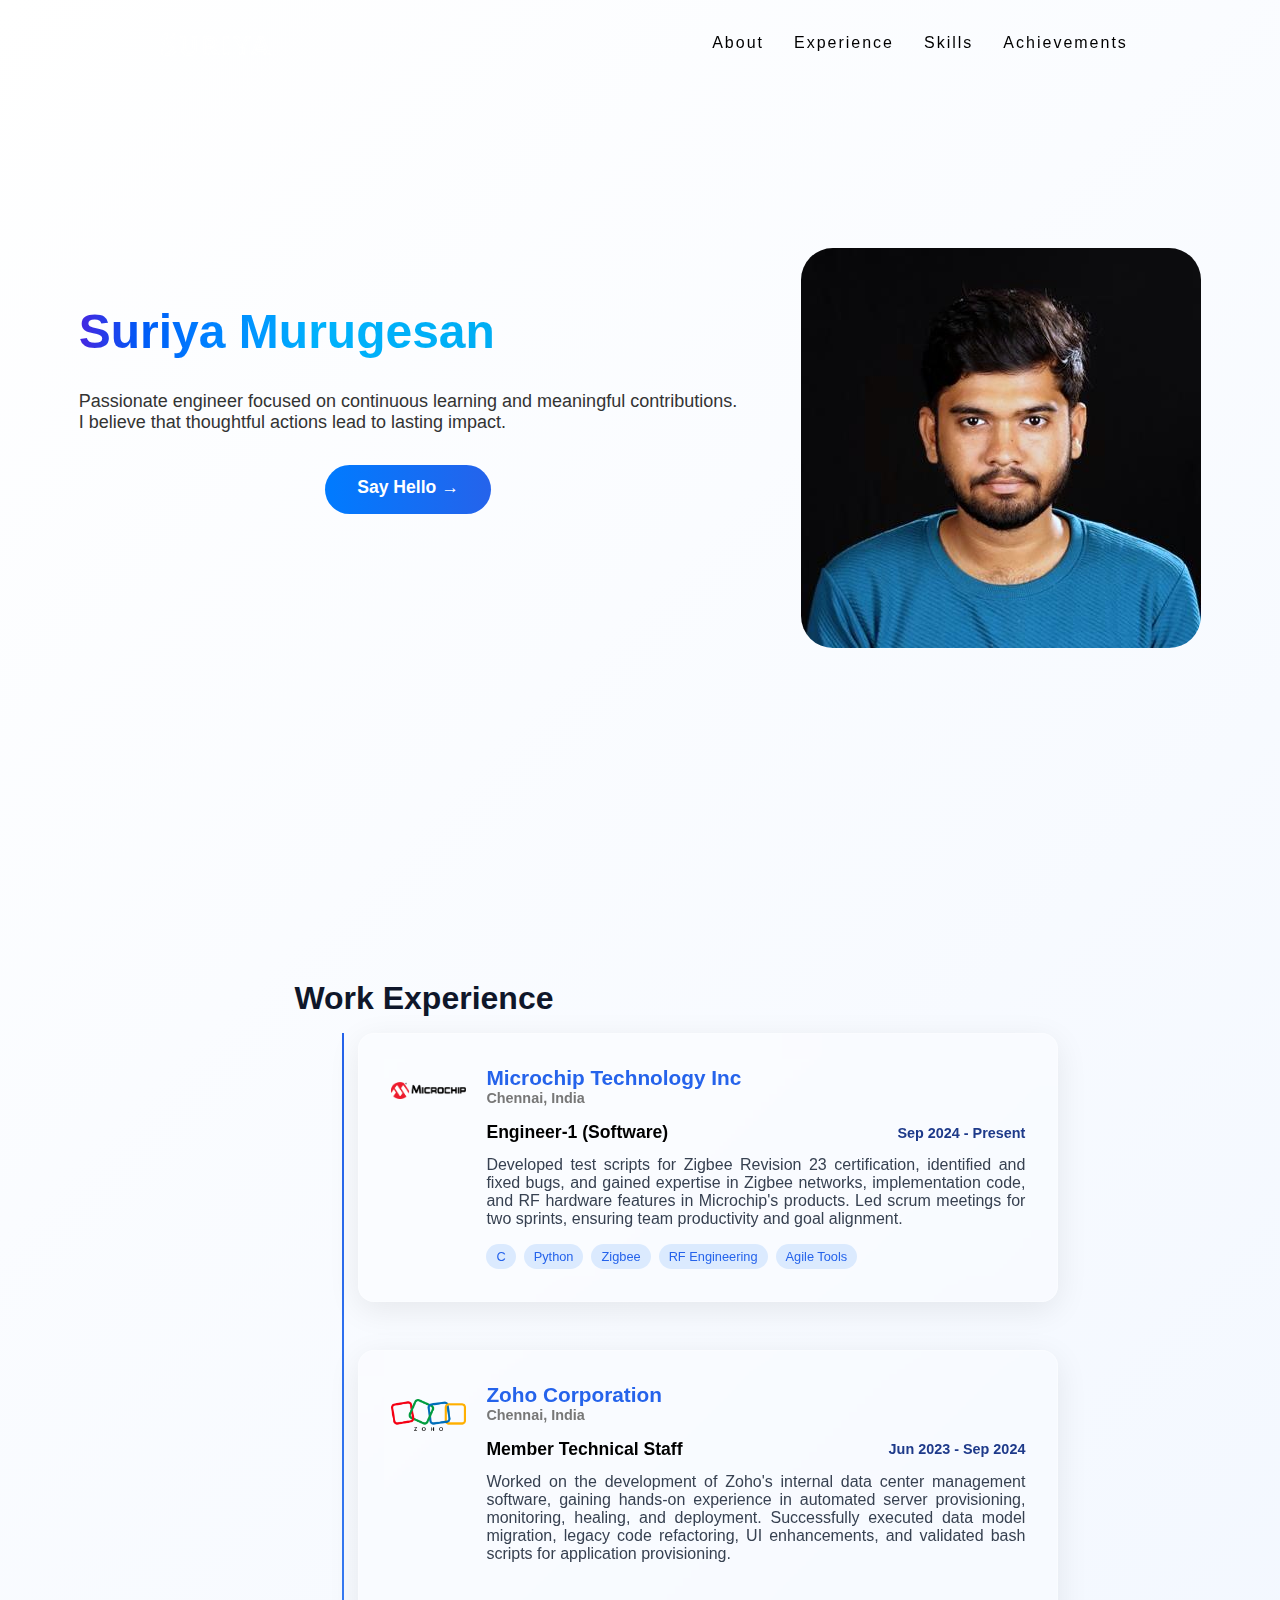
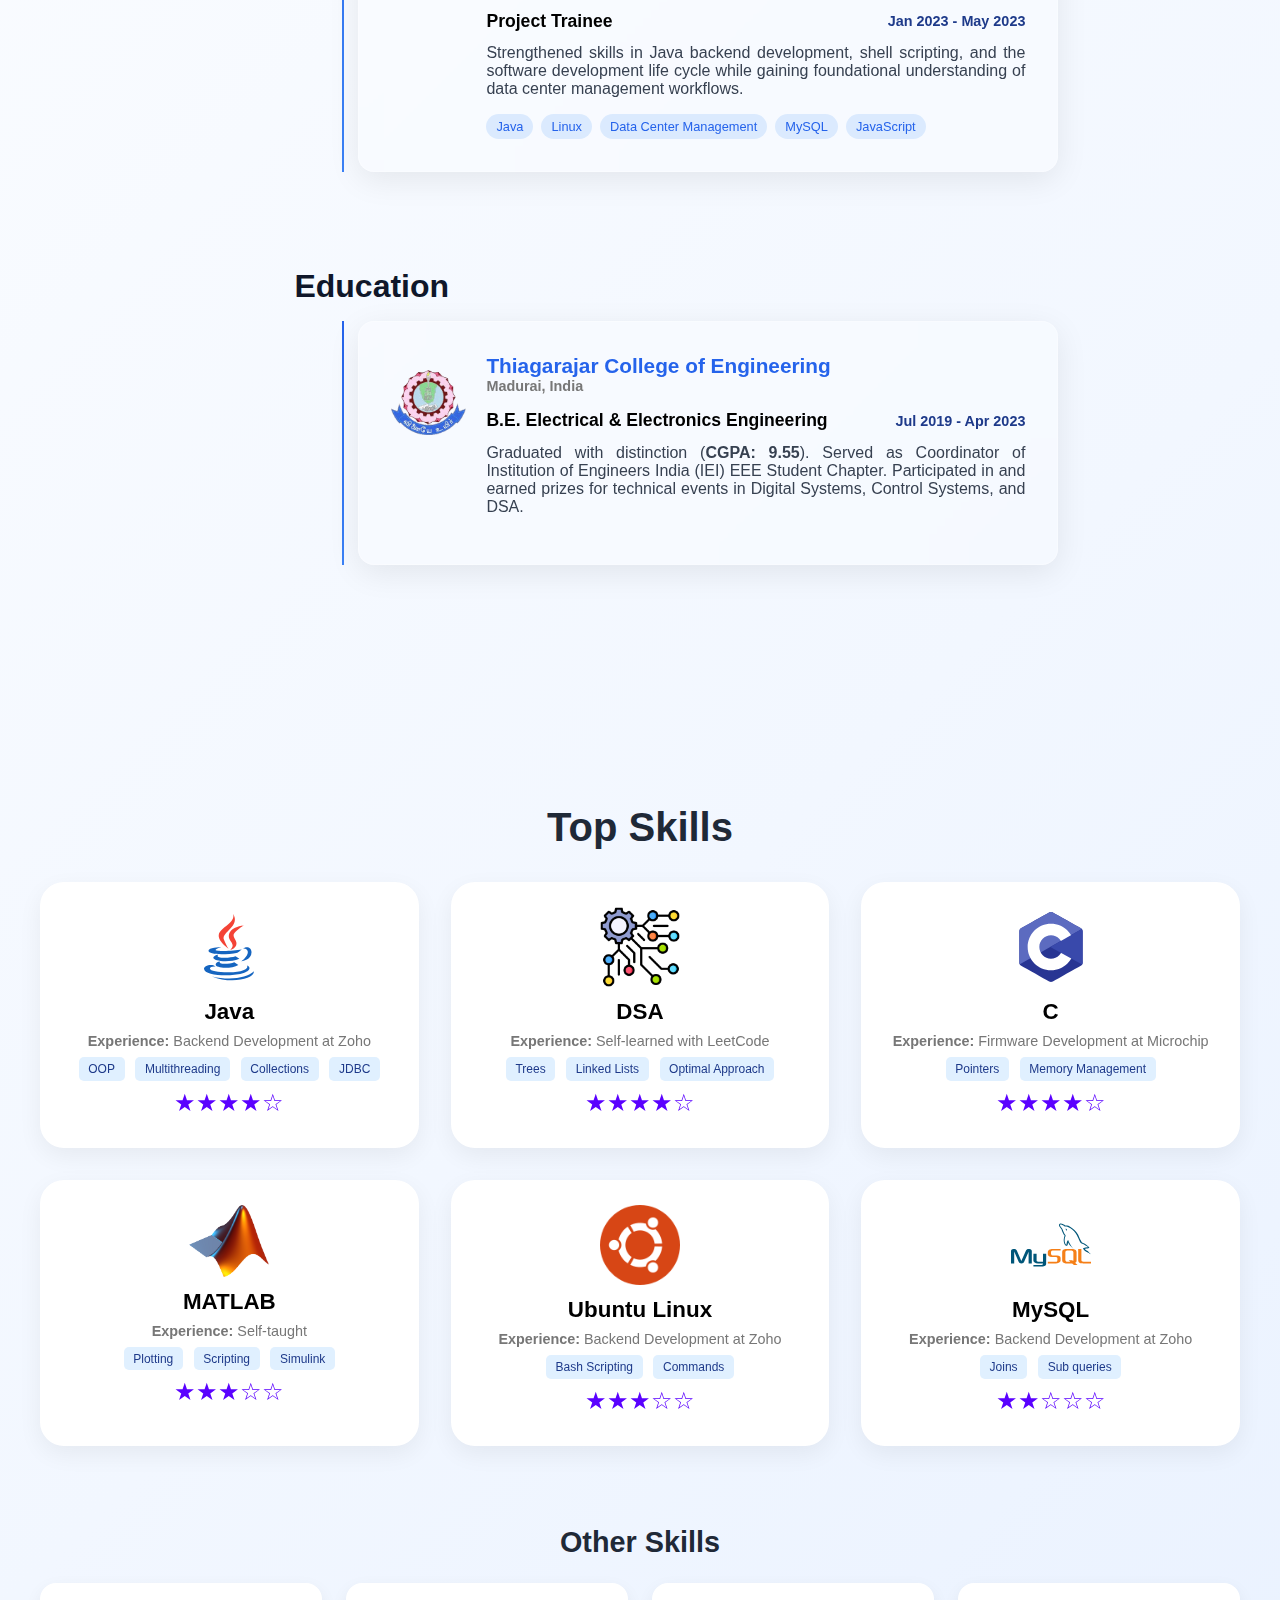
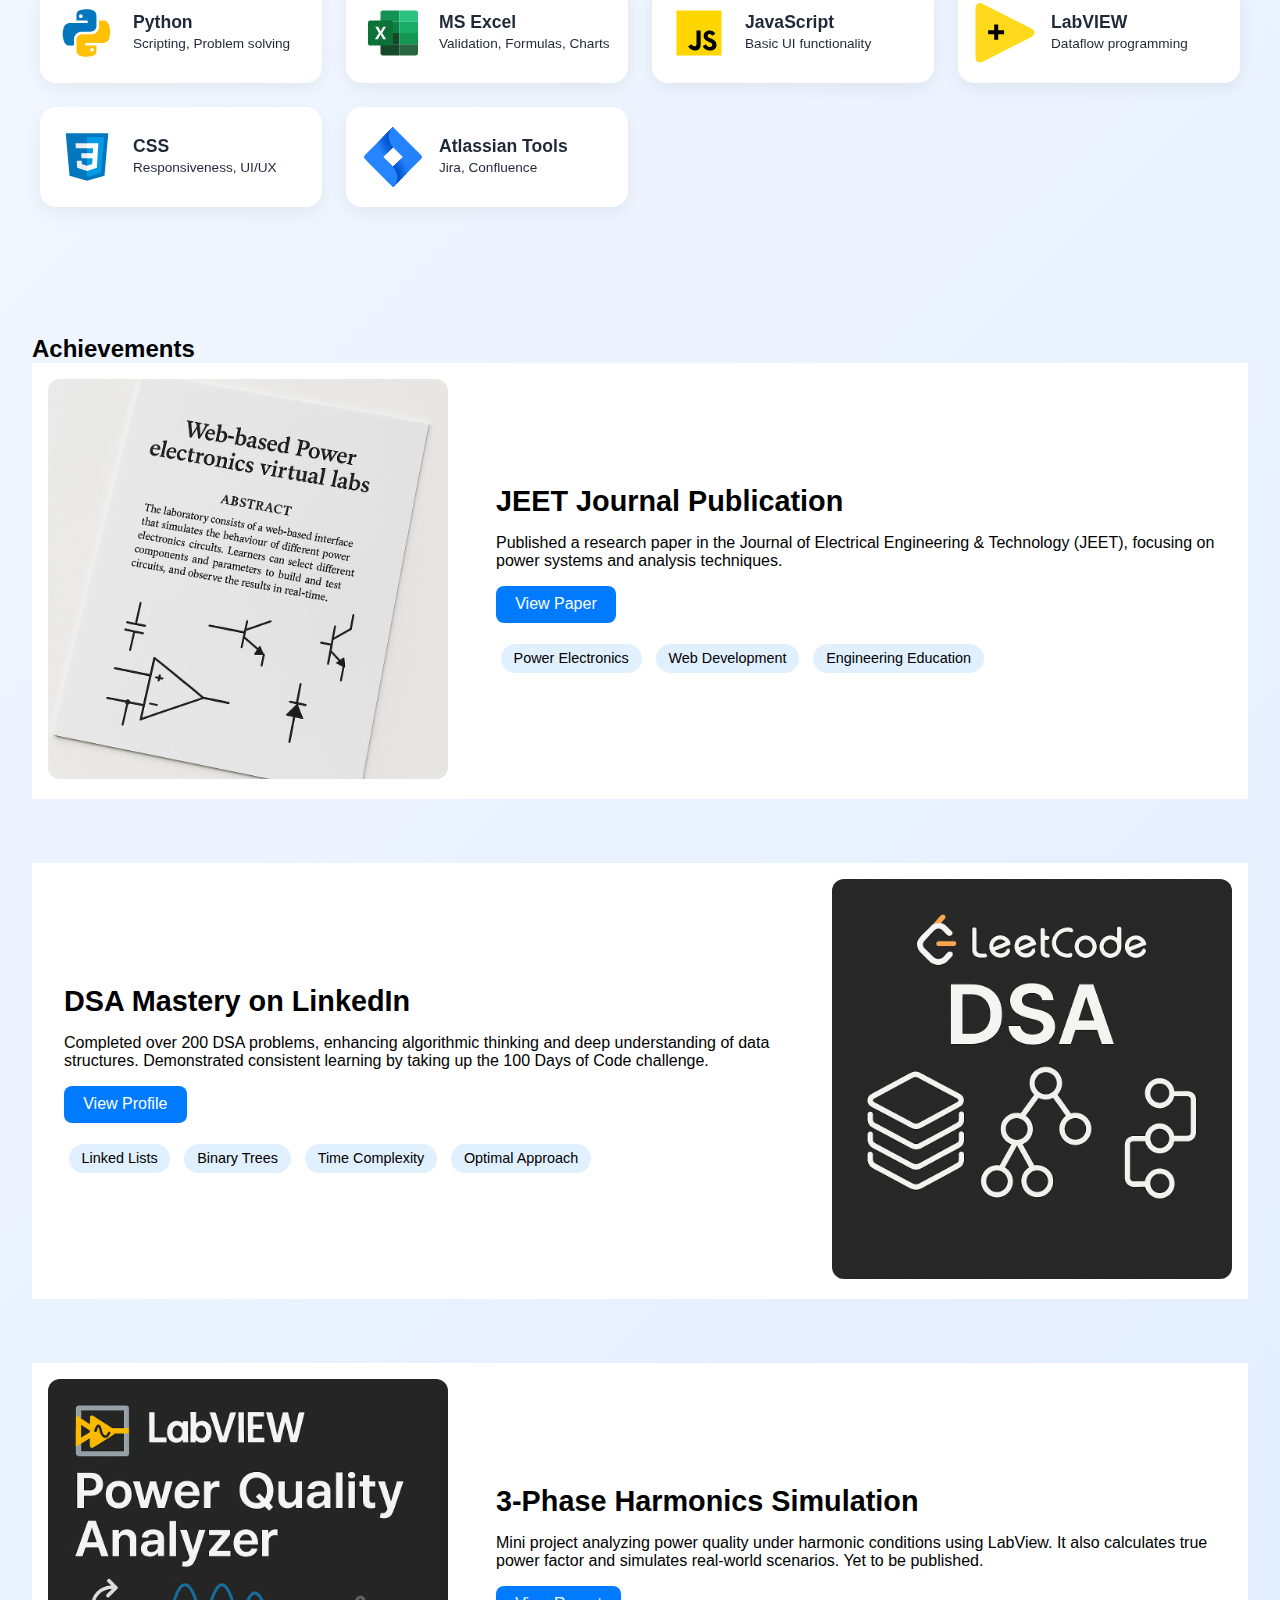
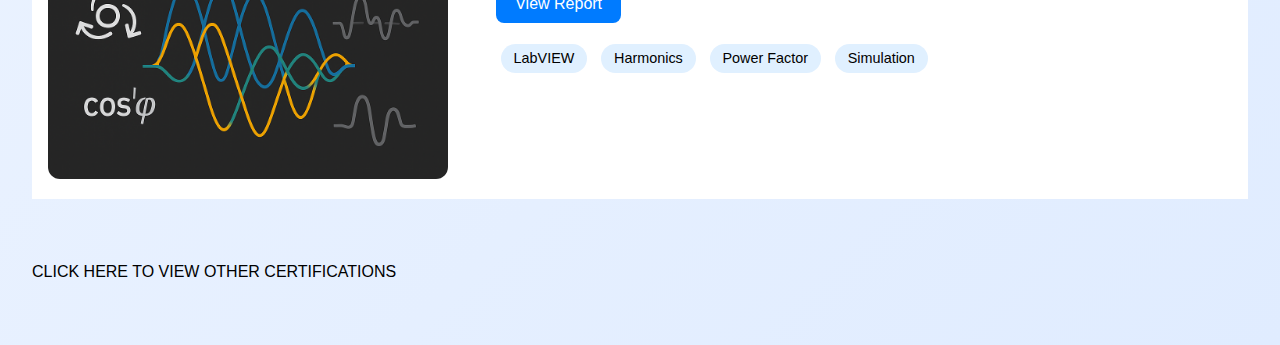
<file: index.html>
<!DOCTYPE html>
<html lang="en">
  <head>
    <meta charset="UTF-8">
    <meta name="viewport" content="width=device-width, initial-scale=1.0">
    <link rel="stylesheet" href="styles.css">
    <title>Suriya - Portfolio</title>
    <link href="https://fonts.googleapis.com/css2?family=Bebas+Neue&family=Caveat:wght@400..700&family=Dancing+Script:wght@400..700&family=Tilt+Prism&display=swap" rel="stylesheet">
  </head>
  <body>
    <header>
      <a href="#" class="logo">Suriya</a>
      <ul>
        <li><a href="#hero">About</a></li>
        <li><a href="#experience-section">Experience</a></li>
        <li><a href="#skills-section">Skills</a></li>
        <li><a href="#achievements-section">Achievements</a></li>
      </ul>
    </header>

    <!-- --------------------------------------------------------------------------------------------------------- -->
    <section id="hero">
      <div class="hero-content">
        <h1>Suriya Murugesan</h1>
        <p>
          Passionate engineer focused on continuous learning and meaningful contributions.<br>
          I believe that thoughtful actions lead to lasting impact.
        </p>
        <div class="hero-buttons">
          <a href="https://www.linkedin.com/in/suriya-murugesan-profile/" target="_blank" class="action-button">Say Hello →</a>
        </div>

        <div class="contact-links">
          <!-- <h3>Contact Me</h3> -->
          <div class="social-icons">
            <a href="https://www.linkedin.com/in/suriya-murugesan-profile/" target="_blank" rel="noopener noreferrer">
              <img src="images/logo/social/linkedin.png" alt="LinkedIn">
            </a>
            <a href="mailto:suriya.malarmurugesh@example.com" target="_blank" rel="noopener noreferrer">
              <img src="images/logo/social/gmail.png" alt="Email">
            </a>
            <a href="https://leetcode.com/u/suriyamu1/" target="_blank" rel="noopener noreferrer">
              <img src="images/logo/social/leetcode.svg" alt="LeetCode">
            </a>
          </div>
        </div>
      </div>

      <div class="potrait-img"><img src="images/potrait_image.jpg" alt="Suriya's potrait image"></div>
    </section>

    <!-- --------------------------------------------------------------------------------------------------------- -->
    <section id="experience-section">

      <div class="timeline-container">
        <h2 class="timeline-title">Work Experience</h2>
        
        <div class="timeline-wrapper">
          <div class="timeline-item">
            <div class="timeline-content">
              <img src="images/logo/organization/microchip.png" alt="Microchip Company Logo" class="company-logo" />
              <div class="experience-details">
                <div class="top-row">
                  <h3 class="company-name">Microchip Technology Inc</h3>
                  <span class="location">Chennai, India</span>
                </div>
                <div class="role-row">
                  <p class="job-title">Engineer-1 (Software)</p>
                  <span class="duration">Sep 2024 - Present</span>
                </div>
                <p class="description">
                  Developed test scripts for Zigbee Revision 23 certification, identified and fixed bugs, 
                   and gained expertise in Zigbee networks, implementation code, and RF hardware features in Microchip's products.
                   Led scrum meetings for two sprints, ensuring team productivity and goal alignment.
                </p>
                <div class="skills">
                  <span class="skill-tag">C</span>
                  <span class="skill-tag">Python</span>
                  <span class="skill-tag">Zigbee</span>
                  <span class="skill-tag">RF Engineering</span>
                  <span class="skill-tag">Agile Tools</span>
                </div>
              </div>
            </div>
          </div>

          <div class="timeline-item">
            <div class="timeline-content">
              <img src="images/logo/organization/zoho.png" alt="Company Logo" class="company-logo" />
              <div class="experience-details">
                <div class="top-row">
                  <h3 class="company-name">Zoho Corporation</h3>
                  <span class="location">Chennai, India</span>
                </div>
                <div class="role-row">
                  <p class="job-title">Member Technical Staff</p>
                  <span class="duration">Jun 2023 - Sep 2024</span>
                </div>
                <p class="description">
                  Worked on the development of Zoho's internal data center management software, gaining hands-on experience in automated server provisioning, monitoring, healing, and deployment. 
                  Successfully executed data model migration, legacy code refactoring, UI enhancements, and validated bash scripts for application provisioning.
                </p>
                <div class="space-row"></div>
                <div class="role-row">
                  <p class="job-title">Project Trainee</p>
                  <span class="duration">Jan 2023 - May 2023</span>
                </div>
                <p class="description">
                  Strengthened skills in Java backend development, shell scripting, and the software development life cycle 
                  while gaining foundational understanding of data center management workflows.
                </p>
                <div class="skills">
                  <span class="skill-tag">Java</span>
                  <span class="skill-tag">Linux</span>
                  <span class="skill-tag">Data Center Management</span>
                  <span class="skill-tag">MySQL</span>
                  <span class="skill-tag">JavaScript</span>
                </div>
              </div>
            </div>
          </div>
        </div>
      </div>

      <div class="timeline-container">
        <h2 class="timeline-title">Education</h2>
        <div class="timeline-wrapper">
          <div class="timeline-item">
            <div class="timeline-content">
              <img src="images/logo/organization/tce.png" alt="College Logo" class="company-logo" />
              <div class="experience-details">
                <div class="top-row">
                  <h3 class="company-name">Thiagarajar College of Engineering</h3>
                  <span class="location">Madurai, India</span>
                </div>
                <div class="role-row">
                  <p class="job-title">B.E. Electrical & Electronics Engineering</p>
                  <span class="duration">Jul 2019 - Apr 2023</span>
                </div>
                <p class="description">
                  Graduated with distinction (<b>CGPA: 9.55</b>).
                   Served as Coordinator of Institution of Engineers India (IEI) EEE Student Chapter.
                   Participated in and earned prizes for technical events in Digital Systems, Control Systems, and DSA.
                </p>
              </div>
            </div>
          </div>
        </div>
      </div>
    </section>

    <!-- --------------------------------------------------------------------------------------------------------- -->
    <section id="skills-section">
      <h2 class="section-title">Top Skills</h2>

      <div class="skills-grid">
        <div class="skill-card" title="Java - Worked at Zoho">
          <img src="images/logo/tech_stacks/java.svg" alt="Java">
          <h3>Java</h3>
          <p class="experience"><b>Experience:</b> Backend Development at Zoho</p>
          <div class="tags">
            <span class="tag">OOP</span>
            <span class="tag">Multithreading</span>
            <span class="tag">Collections</span>
            <span class="tag">JDBC</span>
          </div>
          <div class="rating" title="4 out of 5 stars">★★★★☆</div>
        </div>

        <div class="skill-card" title="DSA - Self-studied">
          <img src="images/logo/tech_stacks/dsa.png" alt="">
          <h3>DSA</h3>
          <p class="experience"><b>Experience:</b> Self-learned with LeetCode</p>
          <div class="tags">
            <span class="tag">Trees</span>
            <span class="tag">Linked Lists</span>
            <span class="tag">Optimal Approach</span>
          </div>
          <div class="rating">★★★★☆</div>
        </div>

        <div class="skill-card" title="C programming">
          <img src="images/logo/tech_stacks/c.svg" alt="">
          <h3>C</h3>
          <p class="experience"><b>Experience:</b> Firmware Development at Microchip</p>
          <div class="tags">
            <span class="tag">Pointers</span>
            <span class="tag">Memory Management</span>
          </div>
          <div class="rating" title="4 out of 5 stars">★★★★☆</div>
        </div>

        <div class="skill-card" title="MATLAB (Self taught)">
          <img src="images/logo/tech_stacks/matlab.png" alt="" width="100px">
          <h3>MATLAB</h3>
          <p class="experience"><b>Experience:</b> Self-taught</p>
          <div class="tags">
            <span class="tag">Plotting</span>
            <span class="tag">Scripting</span>
            <span class="tag">Simulink</span>
          </div>
          <div class="rating">★★★☆☆</div>
        </div>

        <div class="skill-card" title="Ubuntu Linux - Used in development environment">
          <img src="images/logo/tech_stacks/ubuntu.png" alt="">
          <h3>Ubuntu Linux</h3>
          <p class="experience"><b>Experience:</b> Backend Development at Zoho</p>
          <div class="tags">
            <span class="tag">Bash Scripting</span>
            <span class="tag">Commands</span>
          </div>
          <div class="rating">★★★☆☆</div>
        </div>

        <div class="skill-card" title="MySQL">
          <img src="images/logo/tech_stacks/mysql.svg" alt="">
          <h3>MySQL</h3>
          <p class="experience"><b>Experience:</b> Backend Development at Zoho</p>
          <div class="tags">
            <span class="tag">Joins</span>
            <span class="tag">Sub queries</span>
          </div>
          <div class="rating">★★☆☆☆</div>
        </div>
      </div>

      <!-- Secondary Skills -->
      <h3 class="section-subtitle">Other Skills</h3>
      <div class="secondary-skills-grid">

        <div class="mini-skill-card" title="Python - Academic & Projects">
          <img src="images/logo/tech_stacks/python.svg" alt="">
          <div class="mini-skill-info">
            <h4>Python</h4>
            <p>Scripting, Problem solving</p>
          </div>
        </div>

        <div class="mini-skill-card" title="Excel - Formulas, reporting">
          <img src="images/logo/tech_stacks/excel.svg" alt="">
          <div class="mini-skill-info">
            <h4>MS Excel</h4>
            <p>Validation, Formulas, Charts</p>
          </div>
        </div>

        <div class="mini-skill-card" title="JavaScript - Basic scripting">
          <img src="images/logo/tech_stacks/javascript.svg" alt="">
          <div class="mini-skill-info">
            <h4>JavaScript</h4>
            <p>Basic UI functionality</p>
          </div>
        </div>

        <div class="mini-skill-card" title="LabVIEW - Used in lab simulations">
          <img src="images/logo/tech_stacks/labview.svg" alt="">
          <div class="mini-skill-info">
            <h4>LabVIEW</h4>
            <p>Dataflow programming</p>
          </div>
        </div>

        <div class="mini-skill-card" title="CSS - UI/UX development">
          <img src="images/logo/tech_stacks/css.svg" alt="">
          <div class="mini-skill-info">
            <h4>CSS</h4>
            <p>Responsiveness, UI/UX</p>
          </div>
        </div>

        <div class="mini-skill-card" title="CSS - UI/UX development">
          <img src="images/logo/tech_stacks/jira.svg" alt="">
          <div class="mini-skill-info">
            <h4>Atlassian Tools</h4>
            <p>Jira, Confluence</p>
          </div>
        </div>
      </div>
    </div>
    </section>

    <!-- --------------------------------------------------------------------------------------------------------- -->
    <section id="achievements-section">
      <h2 class="section-title">Achievements</h2>
    
      <!-- Achievement 1 -->
      <div class="achievement-block">
        <div class="achievement-image">
          <img src="images/thumbnails/vlabs_thumbnail.png" alt="JEET Paper Thumbnail" />
        </div>
        <div class="achievement-content">
          <h3>JEET Journal Publication</h3>
          <div class="desc-btn">
            <p>
              Published a research paper in the Journal of Electrical Engineering & Technology (JEET),
              focusing on power systems and analysis techniques.
            </p>
            <a class="achievement-btn" href="link-to-your-jeet-paper.pdf" target="_blank">View Paper</a>
          </div>
          <div class="tags">
            <span>Power Electronics</span>
            <span>Web Development</span>
            <span>Engineering Education</span>
          </div>
        </div>
      </div>
    
      <!-- Achievement 2 (Reversed) -->
      <div class="achievement-block reverse">
        <div class="achievement-image">
          <img src="images/thumbnails/dsa_thumbnail.png" alt="DSA Achievement Thumbnail" />
        </div>
        <div class="achievement-content">
          <h3>DSA Mastery on LinkedIn</h3>
          <div class="desc-btn">
            <p>
              Completed over 200 DSA problems, enhancing algorithmic thinking and deep understanding of
              data structures. Demonstrated consistent learning by taking up the 100 Days of Code
              challenge.
            </p>
            <a class="achievement-btn" href="https://www.linkedin.com/in/your-profile" target="_blank">View Profile</a>
          </div>
          <div class="tags">
            <span>Linked Lists</span>
            <span>Binary Trees</span>
            <span>Time Complexity</span>
            <span>Optimal Approach</span>
          </div>
        </div>
      </div>
    
      <!-- Achievement 3 -->
      <div class="achievement-block">
        <div class="achievement-image">
          <img src="images/thumbnails/labview_thumbnail.png" alt="LabVIEW Simulation Thumbnail" />
        </div>
        <div class="achievement-content">
          <h3>3-Phase Harmonics Simulation</h3>
          <div class="desc-btn">
            <p>
              Mini project analyzing power quality under harmonic conditions using LabView. It also
              calculates true power factor and simulates real-world scenarios. Yet to be published.
            </p>
            <a class="achievement-btn" href="files/labview_power_quality.pdf" target="_blank">View Report</a>
          </div>
          <div class="tags">
            <span>LabVIEW</span>
            <span>Harmonics</span>
            <span>Power Factor</span>
            <span>Simulation</span>
          </div>
        </div>
      </div>
      <!-- TODO -->
      <p>CLICK HERE TO VIEW OTHER CERTIFICATIONS</p>
    </section>

    <script src="script.js"></script>
  </body>
</html>
</file>
<file: styles.css>
:root {
  --light-blue: #e0f0ff;
  --dd: #bae6fd;
  --primary-blue: #0073b1;
  --good-blue: #007bff;
  --dark-blue: #1e3a8a;
  --ultra-dark-blue: darkblue;
  --arctic-blue: #2563eb;
  --dark-grey: #1f2937;
  --pure-white: #FFFFFF;
  --pure-black: #000000;
  --nav-start-color: var(--arctic-blue);
  --nav-end-color: var(--ultra-dark-blue);
  --tag-blue: var(--dark-blue);
  --star-color: gold;
  --subtle-dark-shadow: rgba(0, 0, 0, 0.06);
  --subtle-light-shadow: rgba(255, 255, 255, 0.2);
  --cement-grey: #777;
  --shady-black: #333;
}

::-webkit-scrollbar {
  width: 5px;
}

::-webkit-scrollbar-track {
  background: transparent;
}

::-webkit-scrollbar-thumb {
  background: var(--nav-start-color);
  border-radius: 10px;
}

html {
  scroll-behavior: smooth;
}

* {
  margin: 0;
  padding: 0;
  box-sizing: border-box;
}

body {
  font-family: "Segoe UI", sans-serif;
  background: linear-gradient(135deg, var(--pure-white) 0%, #f2f7ff 50%, #e0ecff 100%);
  /* Fade-in animation for Contact Me section */
}
body header {
  position: fixed;
  top: 0;
  left: 0;
  width: 100%;
  display: flex;
  justify-content: space-between;
  align-items: center;
  transition: 0.6s;
  padding: 2.5vh 10rem;
  z-index: 100;
}
body header .logo {
  text-decoration: none;
  letter-spacing: 2px;
  transition: 0.6s;
  color: var(--pure-white);
  font-family: "Tilt Prism", sans-serif; /* Alternative fonts: "Dancing Script", "Bebas Neue", "Caveat" (cursive) */
  font-optical-sizing: auto;
  font-weight: 700;
  font-size: 2rem;
}
body header ul {
  position: relative;
  display: flex;
  justify-content: center;
  align-items: center;
  width: 400px;
}
body header ul li {
  position: relative;
  list-style: none;
}
body header ul li a {
  margin: 0 15px;
  font-weight: 600;
  text-decoration: none;
  color: var(--pure-black);
  letter-spacing: 2px;
  font-weight: 500;
  transition: 0.2s;
}
body header ul li a.active {
  color: var(--pure-white);
  padding: 0.25rem 1rem;
  background-color: var(--dark-blue);
  border-radius: 9999px;
}
body header ul li a:hover {
  border-bottom: 2px solid var(--arctic-blue);
}
body #hero {
  position: relative;
  height: 100vh;
  width: 100%;
  gap: 4rem;
  display: flex;
  justify-content: center;
  align-items: center;
  padding: 2rem;
  overflow: hidden;
}
body #hero .hero-content {
  max-width: 800px;
  text-align: left;
  z-index: 1;
}
body #hero .hero-content h1 {
  font-size: 3rem;
  font-weight: 700;
  margin-bottom: 2rem;
  background-image: linear-gradient(to right, #4626e0, #0059f6, var(--good-blue), #0098ff, #00b2fc, #00b0f9, #00aff6, #00adf3, #0091f1, #0072e9, #0051db, #2124c3);
  -webkit-background-clip: text;
  -webkit-text-fill-color: transparent;
}
body #hero .hero-content p {
  color: var(--shady-black);
  font-weight: 500;
  font-size: 1.125rem;
  margin-top: 1rem;
}
body #hero .hero-content .hero-buttons {
  margin-top: 2rem;
  display: flex;
  gap: 1.5rem;
  justify-content: center;
}
body #hero .hero-content .hero-buttons .action-button {
  padding: 0.75rem 2rem 1rem 2rem;
  font-size: 1.1rem;
  font-weight: 600;
  color: var(--pure-white);
  background: linear-gradient(90deg, var(--good-blue), var(--arctic-blue), var(--ultra-dark-blue));
  background-size: 200%;
  background-position: left;
  border: none;
  border-radius: 9999px;
  text-decoration: none;
  transition: background-position 0.5s ease, box-shadow 0.3s ease, transform 0.3s ease;
  box-shadow: 0 8px 20px var(--subtle-light-shadow);
  animation: pulse 3s infinite ease-in-out;
}
body #hero .hero-content .hero-buttons .action-button:hover {
  background-position: right;
}
body #hero .potrait-img {
  z-index: 1;
  height: auto;
}
body #hero .potrait-img img {
  border-radius: 8%;
}
body #hero .contact-links {
  display: flex;
  flex-direction: column;
}
body #hero .contact-links .social-icons {
  margin-top: 3rem;
  display: flex;
  gap: 2rem;
  justify-content: flex-start;
  align-items: center;
  opacity: 0;
  animation: fadeIn 1s ease forwards;
}
body #hero .contact-links .social-icons a {
  text-decoration: none;
  outline: none;
  -webkit-user-select: none;
     -moz-user-select: none;
          user-select: none;
  transition: transform 0.3s ease, opacity 0.3s ease, filter 0.3s ease;
}
body #hero .contact-links .social-icons a:hover {
  transform: scale(1.1); /* Slightly enlarge the icon */
  opacity: 0.8;
}
body #hero .contact-links .social-icons a img {
  height: 30px;
  width: auto;
  transition: transform 0.3s ease, filter 0.3s ease;
  filter: grayscale(100%);
}
body #hero .contact-links .social-icons a img:hover {
  filter: grayscale(0%);
}
@keyframes fadeIn {
  0% {
    opacity: 0;
  }
  100% {
    opacity: 1;
  }
}
body #experience-section {
  padding: 5rem 2rem;
  margin: 0 auto;
}
body #experience-section .timeline-container {
  margin-bottom: 6rem;
  padding: 0 18vw;
}
body #experience-section .timeline-container .timeline-title {
  font-size: 2rem;
  font-weight: 700;
  color: #0f172a;
  width: 800px;
  margin-bottom: 1rem;
  text-align: left;
  margin-left: 2rem;
  /* span {
    border-bottom: 2px solid #2563eb;
  } */
}
body #experience-section .timeline-container .timeline-wrapper {
  position: relative;
  margin-left: 4rem;
  padding-left: 2rem;
  display: flex;
  flex-direction: column;
  gap: 3rem;
}
body #experience-section .timeline-container .timeline-wrapper::before {
  content: "";
  position: absolute;
  top: 0;
  bottom: 0;
  left: 1rem;
  width: 2px;
  background: linear-gradient(to bottom, #2563eb, #3b82f6);
}
body #experience-section .timeline-container .timeline-wrapper .timeline-item {
  position: relative;
  width: 700px;
}
body #experience-section .timeline-container .timeline-wrapper .timeline-item .timeline-content {
  background: rgba(255, 255, 255, 0.25);
  border: 1px solid rgba(255, 255, 255, 0.3);
  -webkit-backdrop-filter: blur(10px);
          backdrop-filter: blur(10px);
  border-radius: 1rem;
  padding: 2rem;
  box-shadow: 0 8px 32px rgba(0, 0, 0, 0.08);
  display: flex;
  align-items: flex-start;
  gap: 0.25rem;
  width: 700px;
  transition: transform 0.3s ease, box-shadow 0.3s ease;
}
body #experience-section .timeline-container .timeline-wrapper .timeline-item .timeline-content:hover {
  transform: translateY(-5px);
  box-shadow: 0 12px 40px rgba(0, 0, 0, 0.12);
}
body #experience-section .timeline-container .timeline-wrapper .timeline-item .timeline-content .company-logo {
  width: 75px;
  height: auto;
  padding-top: 1rem;
}
body #experience-section .timeline-container .timeline-wrapper .timeline-item .timeline-content .experience-details {
  flex: 1;
  display: flex;
  flex-direction: column;
  margin-left: 1rem;
}
body #experience-section .timeline-container .timeline-wrapper .timeline-item .timeline-content .experience-details .top-row {
  display: flex;
  justify-content: space-between;
  flex-direction: column;
  align-items: flex-start;
  margin-bottom: 1rem;
}
body #experience-section .timeline-container .timeline-wrapper .timeline-item .timeline-content .experience-details .top-row .company-name {
  color: var(--arctic-blue);
  font-weight: 700;
  font-size: 1.3rem;
  margin: 0;
  text-align: left;
}
body #experience-section .timeline-container .timeline-wrapper .timeline-item .timeline-content .experience-details .top-row .location {
  font-size: 0.9rem;
  color: var(--cement-grey);
  font-weight: 700;
}
body #experience-section .timeline-container .timeline-wrapper .timeline-item .timeline-content .experience-details .role-row {
  display: flex;
  justify-content: space-between;
  align-items: center;
  flex-wrap: wrap;
  margin-bottom: 0.8rem;
}
body #experience-section .timeline-container .timeline-wrapper .timeline-item .timeline-content .experience-details .role-row .job-title {
  font-size: 1.1rem;
  font-weight: 600;
  margin: 0;
}
body #experience-section .timeline-container .timeline-wrapper .timeline-item .timeline-content .experience-details .role-row .duration {
  font-size: 0.9rem;
  color: var(--dark-blue);
  font-weight: 700;
}
body #experience-section .timeline-container .timeline-wrapper .timeline-item .timeline-content .experience-details .space-row {
  padding-top: 2rem;
}
body #experience-section .timeline-container .timeline-wrapper .timeline-item .timeline-content .experience-details .description {
  font-size: 1rem;
  color: #374151;
  margin-bottom: 1rem;
  text-align: justify;
}
body #experience-section .timeline-container .timeline-wrapper .timeline-item .timeline-content .experience-details .skills {
  display: flex;
  flex-wrap: wrap;
  gap: 0.5rem;
}
body #experience-section .timeline-container .timeline-wrapper .timeline-item .timeline-content .experience-details .skills .skill-tag {
  background-color: #dbeafe;
  color: #2563eb;
  font-size: 0.8rem;
  padding: 5px 10px;
  border-radius: 9999px;
}
body #skills-section {
  min-height: 100vh;
  padding: 4rem 2rem;
  display: flex;
  flex-direction: column;
  align-items: center;
}
body #skills-section .section-title {
  font-size: 2.5rem;
  margin-bottom: 2rem;
  color: var(--dark-grey);
}
body #skills-section .skills-grid {
  display: grid;
  grid-template-columns: repeat(auto-fit, minmax(280px, 1fr));
  gap: 2rem;
  width: 100%;
  max-width: 1200px;
}
body #skills-section .skills-grid .skill-card {
  background: var(--pure-white);
  -webkit-backdrop-filter: blur(10px);
          backdrop-filter: blur(10px);
  border-radius: 1.5rem;
  padding: 1.5rem;
  text-align: center;
  transition: all 0.3s ease;
  box-shadow: 0 8px 24px var(--subtle-dark-shadow);
  border: 1px solid var(--subtle-light-shadow);
}
body #skills-section .skills-grid .skill-card:hover {
  background: var(--pure-white);
  transform: translateY(-6px) scale(1.03);
}
body #skills-section .skills-grid .skill-card img {
  width: 80px;
}
body #skills-section .skills-grid .skill-card h3 {
  margin: 0.5rem 0;
  font-size: 1.4rem;
}
body #skills-section .skills-grid .skill-card p {
  font-size: 0.9rem;
  color: var(--cement-grey);
  margin: 0.3rem 0;
}
body #skills-section .skills-grid .skill-card .tags {
  margin: 0.5rem 0;
}
body #skills-section .skills-grid .skill-card .tags .tag {
  display: inline-block;
  background: var(--light-blue);
  border-radius: 5px;
  color: var(--tag-blue);
  padding: 0.3rem 0.6rem;
  font-size: 0.75rem;
  margin: 0 0.2rem;
}
body #skills-section .skills-grid .skill-card .tags .tag:hover {
  background-color: var(--light-blue);
}
body #skills-section .skills-grid .skill-card .rating {
  font-size: 1.5rem;
  color: rgb(90, 1, 255);
  margin: 0.4rem 0;
}
body #skills-section .section-subtitle {
  font-size: 1.8rem;
  margin-top: 5rem;
  margin-bottom: 1.5rem;
  color: var(--dark-grey);
  text-align: center;
}
body #skills-section .secondary-skills-grid {
  display: grid;
  grid-template-columns: repeat(auto-fit, minmax(280px, 1fr));
  gap: 1.5rem;
  max-width: 1200px;
  width: 100%;
}
body #skills-section .secondary-skills-grid .mini-skill-card {
  display: flex;
  align-items: center;
  gap: 1rem;
  height: 100px;
  padding: 1rem;
  background-color: var(--pure-white);
  -webkit-backdrop-filter: blur(10px);
          backdrop-filter: blur(10px);
  border-radius: 1rem;
  transition: all 0.3s ease;
  border: 1px solid var(--subtle-light-shadow);
  box-shadow: 0 6px 18px var(--subtle-dark-shadow);
}
body #skills-section .secondary-skills-grid .mini-skill-card:hover {
  background: var(--pure-white);
  transform: translateY(-4px) scale(1.02);
}
body #skills-section .secondary-skills-grid .mini-skill-card img {
  max-width: 60px;
}
body #skills-section .secondary-skills-grid .mini-skill-card .mini-skill-info {
  display: flex;
  flex-direction: column;
}
body #skills-section .secondary-skills-grid .mini-skill-card .mini-skill-info h4 {
  margin: 0;
  font-size: 1.1rem;
  color: var(--dark-grey);
}
body #skills-section .secondary-skills-grid .mini-skill-card .mini-skill-info p {
  margin: 0.2rem 0;
  font-size: 0.85rem;
  color: var(--dark-grey);
}
body #skills-section .secondary-skills-grid .mini-skill-card .mini-skill-info a {
  font-size: 0.75rem;
  color: var(--arctic-blue);
  text-decoration: none;
  margin-bottom: 0.3rem;
}
body #skills-section .secondary-skills-grid .mini-skill-card .mini-skill-info a:hover {
  text-decoration: underline;
}
body #achievements-section {
  padding: 4rem 2rem;
}
body #achievements-section .achievement-block {
  display: flex;
  flex-wrap: wrap;
  align-items: center;
  margin-bottom: 4rem;
  background-color: var(--pure-white);
}
body #achievements-section .achievement-block.reverse {
  flex-direction: row-reverse;
}
body #achievements-section .achievement-block .achievement-image {
  padding: 1rem;
  text-align: center;
}
body #achievements-section .achievement-block .achievement-image img {
  width: 100%;
  max-width: 400px;
  border-radius: 12px;
}
body #achievements-section .achievement-block .achievement-content {
  flex: 1 1 60%;
  padding: 1rem 2rem;
}
body #achievements-section .achievement-block .achievement-content h3 {
  margin-bottom: 1rem;
  font-size: 1.8rem;
}
body #achievements-section .achievement-block .achievement-content .desc-btn p {
  margin-bottom: 1rem;
}
body #achievements-section .achievement-block .achievement-content .desc-btn .achievement-btn {
  display: inline-block;
  background: var(--good-blue);
  color: var(--pure-white);
  padding: 0.6rem 1.2rem;
  border-radius: 8px;
  text-decoration: none;
}
body #achievements-section .achievement-block .achievement-content .tags {
  margin-top: 1rem;
}
body #achievements-section .achievement-block .achievement-content .tags span {
  background: var(--light-blue);
  padding: 0.4rem 0.8rem;
  margin: 0.3rem;
  display: inline-block;
  border-radius: 20px;
  font-size: 0.9rem;
}

.sticky-navbar {
  padding: 0.7vh 10vw;
  background: var(--nav-start-color);
  background: linear-gradient(0deg, var(--nav-start-color) 0%, var(--nav-end-color) 100%);
  background: -webkit-linear-gradient(0deg, var(--nav-start-color) 0%, var(--nav-end-color) 100%);
}
.sticky-navbar ul li a {
  color: var(--pure-white);
}
.sticky-navbar ul li a.active {
  color: var(--arctic-blue);
  font-weight: 600;
  background-color: var(--pure-white);
}
.sticky-navbar ul li a:hover {
  border-bottom: 2px solid var(--pure-white);
}
.sticky-navbar .logo {
  display: block;
  font-weight: 700;
  width: 800px;
  color: var(--pure-white);
  text-decoration: none;
  font-size: 2rem;
  letter-spacing: 2px;
  transition: 0.6s;
  visibility: visible;
}

@keyframes pulse {
  0% {
    transform: scale(1);
    box-shadow: 0 8px 20px var(--subtle-dark-shadow);
  }
  50% {
    transform: scale(1.03);
    box-shadow: 0 12px 25px var(--subtle-light-shadow);
  }
  100% {
    transform: scale(1);
    box-shadow: 0 8px 20px var(--subtle-dark-shadow);
  }
}/*# sourceMappingURL=styles.css.map */
</file>
